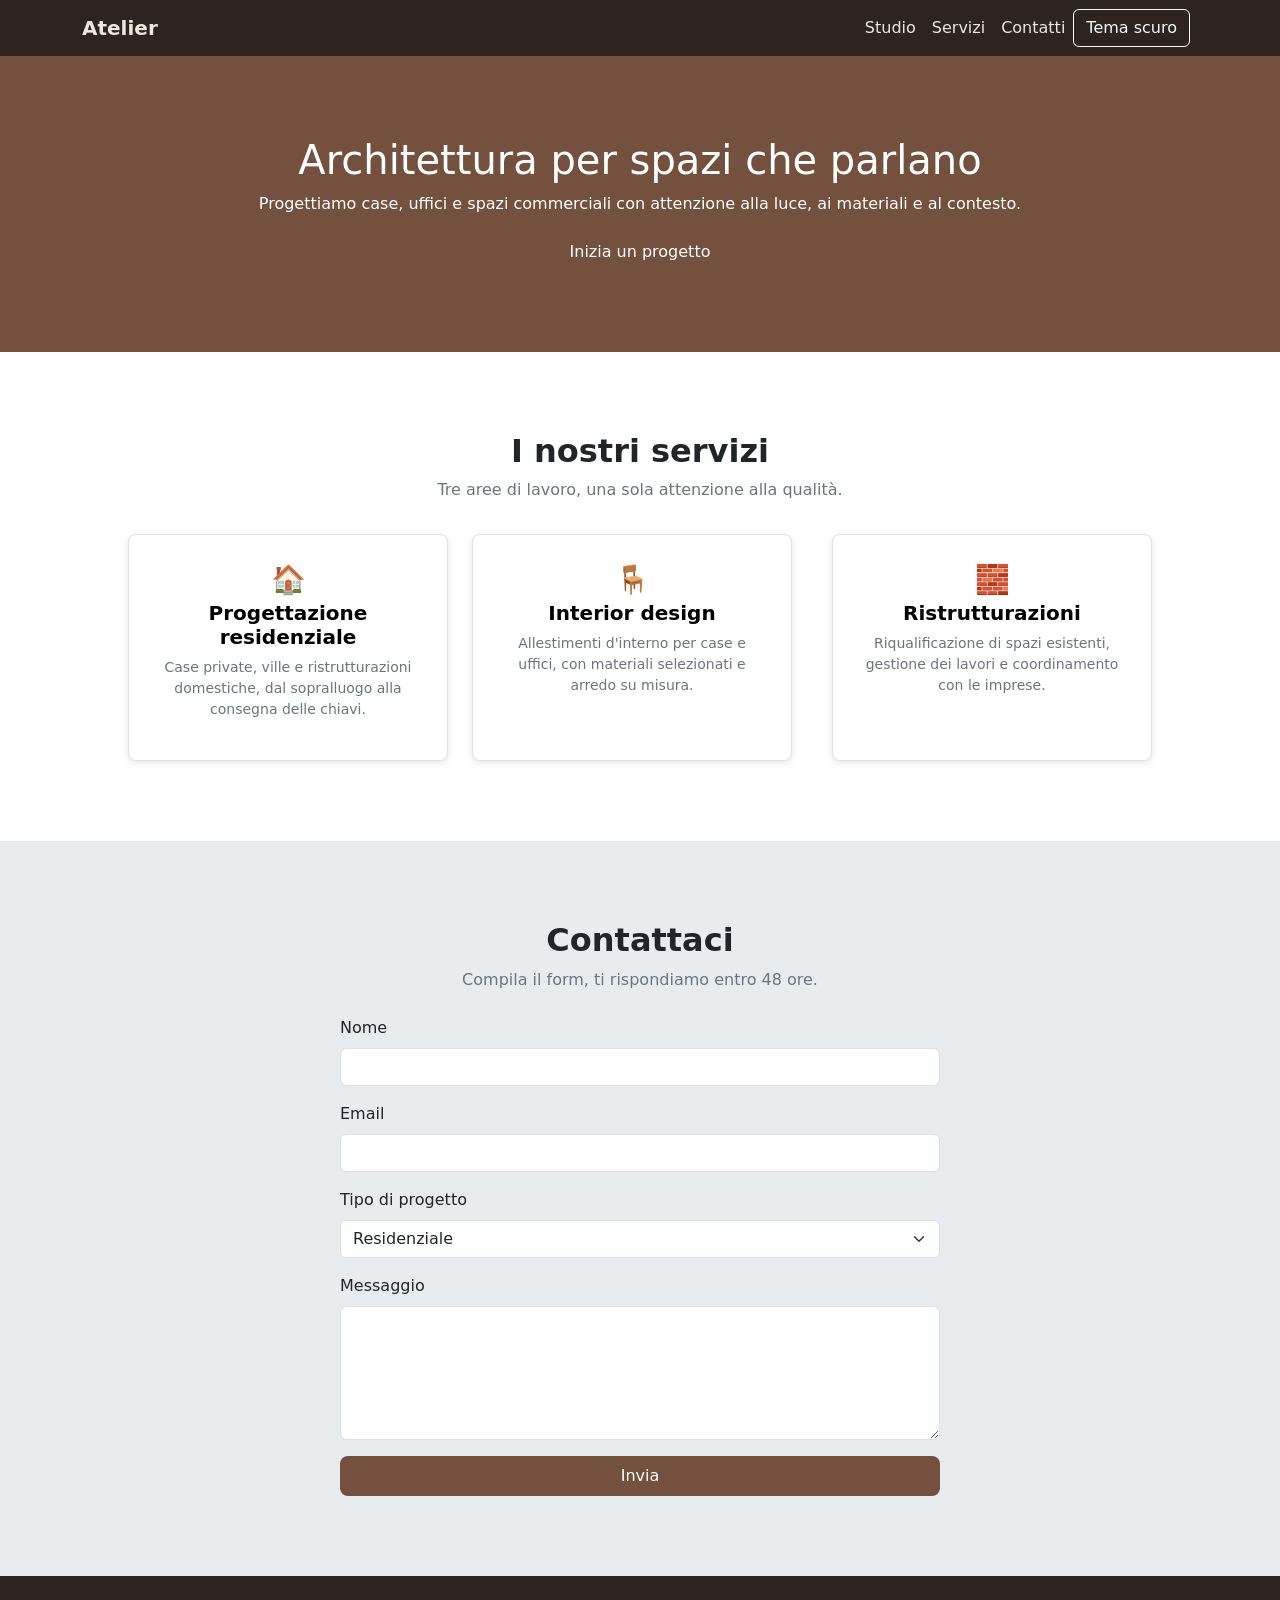
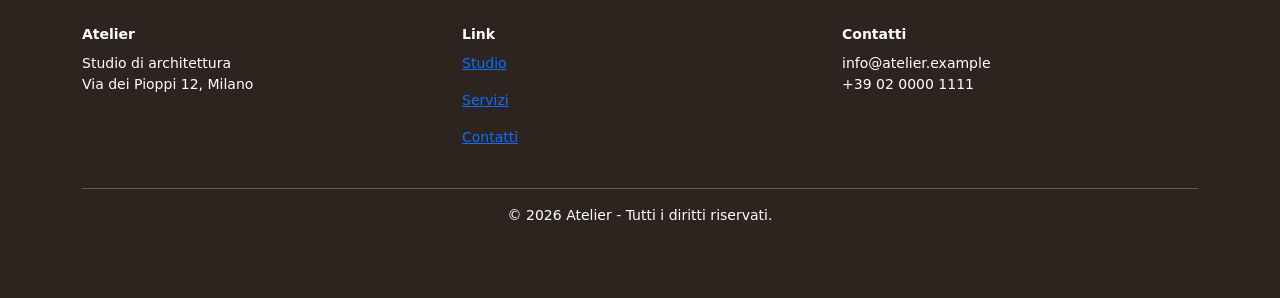
<file: index.html>
<!doctype html>
<html lang="it">
  <head>
    <meta charset="UTF-8" />
    <meta name="viewport" content="width=device-width, initial-scale=1.0" />
    <title>Atelier — Studio di architettura</title>
    <link
      rel="stylesheet"
      href="https://cdn.jsdelivr.net/npm/bootstrap@5.3.3/dist/css/bootstrap.min.css"
    />
    <link rel="icon" type="image/x-icon" href="assets/img/favicon casa.png" />
    <link rel="stylesheet" href="assets/css/style.css" />
  </head>
  <body>
    <header class="sticky-top">
      <!-- Navbar Bootstrap (navbar-expand-md, sticky in cima) -->
      <nav class="navbar navbar-expand-md">
        <div class="container">
          <a class="navbar-brand fw-bold" href="#studio">Atelier</a>
          <button
            id="toggle-tema"
            type="button"
            class="btn btn-outline-light ms-auto me-2 order-md-last"
          >
            Tema scuro
          </button>
          <button
            class="navbar-toggler"
            data-bs-toggle="collapse"
            data-bs-target="#nav-menu"
          >
            <span class="navbar-toggler-icon"></span>
          </button>
          <div class="collapse navbar-collapse" id="nav-menu">
            <ul class="navbar-nav ms-auto">
              <li class="nav-item">
                <a class="nav-link" href="#studio">Studio</a>
              </li>
              <li class="nav-item">
                <a class="nav-link" href="#servizi">Servizi</a>
              </li>
              <li class="nav-item">
                <a class="nav-link" href="#contatti">Contatti</a>
              </li>
            </ul>
          </div>
        </div>
      </nav>
    </header>

    <section id="studio" class="text-center">
      <!-- Hero: titolo grande, sottotitolo, CTA. Sfondo brand. min-height 80vh -->
      <div class="hero-content" id="heroContent">
        <h1>Architettura per spazi che parlano</h1>
        <p>
          Progettiamo case, uffici e spazi commerciali con attenzione alla luce,
          ai materiali e al contesto.
        </p>
        <button id="project-btn" class="p-2">Inizia un progetto</button>
      </div>
    </section>

    <section id="servizi">
      <!-- 3 card servizi affiancate da md in su -->
      <h2 class="fw-bold text-center">I nostri servizi</h2>
      <p class="text-center text-secondary">
        Tre aree di lavoro, una sola attenzione alla qualità.
      </p>
      <div class="services-container">
        <div class="services-card text-center col-12 col-md-3 ms-md-3 ms-lg-5">
          <span class="fs-3">🏠</span>
          <h3>Progettazione residenziale</h3>
          <p>
            Case private, ville e ristrutturazioni domestiche, dal sopralluogo
            alla consegna delle chiavi.
          </p>
        </div>

        <div class="services-card text-center col-12 col-md-3">
          <span class="fs-3">🪑</span>
          <h3>Interior design</h3>
          <p>
            Allestimenti d'interno per case e uffici, con materiali selezionati
            e arredo su misura.
          </p>
        </div>

        <div class="services-card text-center col-12 col-md-3 ms-md-3 me-lg-5">
          <span class="fs-3">🧱</span>
          <h3>Ristrutturazioni</h3>
          <p>
            Riqualificazione di spazi esistenti, gestione dei lavori e
            coordinamento con le imprese.
          </p>
        </div>
      </div>
    </section>

    <section id="contatti" class="bg-body-secondary">
      <!-- Form contatti Bootstrap, larghezza limitata e centrata -->
      <h2 class="text-center fw-bold">Contattaci</h2>
      <p class="text-center text-secondary">
        Compila il form, ti rispondiamo entro 48 ore.
      </p>
      <form
        method="get"
        action="grazie.html"
        class="mx-auto mt-4"
        style="max-width: 600px"
      >
        <div class="mb-3">
          <label for="nome" class="form-label">Nome</label>
          <input type="text" class="form-control" id="nome" required />
        </div>
        <div class="mb-3">
          <label for="email" class="form-label">Email</label>
          <input type="email" class="form-control" id="email" required />
        </div>
        <div class="mb-3">
          <label for="tipo-progetto" class="form-label">Tipo di progetto</label>
          <select class="form-select" id="tipo-progetto">
            <option value="residenziale">Residenziale</option>
            <option value="interior">Interior design</option>
            <option value="ristrutturazione">Ristrutturazione</option>
          </select>
        </div>
        <div class="mb-3">
          <label for="messaggio" class="form-label">Messaggio</label>
          <textarea class="form-control" id="messaggio" rows="5"></textarea>
        </div>
        <button type="submit" id="submit-btn" class="w-100">Invia</button>
      </form>
    </section>

    <footer class="py-5">
      <!-- 3 colonne: Atelier+indirizzo / Link / Contatti. Copyright in fondo -->
      <div class="container">
        <div class="row mb-4">
          <div class="col-12 col-md-4 mb-2 mb-md-0">
            <p class="fw-bold mb-2">Atelier</p>
            <p>
              Studio di architettura <br />
              Via dei Pioppi 12, Milano
            </p>
          </div>
          <div class="col-12 col-md-4 mb-2 mb-md-0">
            <p class="fw-bold mb-2">Link</p>
            <p><a href="#studio">Studio</a></p>
            <p><a href="#servizi">Servizi</a></p>
            <p><a href="#contatti">Contatti</a></p>
          </div>
          <div class="col-12 col-md-4">
            <p class="fw-bold mb-2">Contatti</p>
            <p>
              info@atelier.example <br />
              +39 02 0000 1111
            </p>
          </div>
        </div>
        <hr />
        <p class="text-center mb-4">
          © 2026 Atelier - Tutti i diritti riservati.
        </p>
      </div>
    </footer>

    <script src="https://cdn.jsdelivr.net/npm/bootstrap@5.3.3/dist/js/bootstrap.bundle.min.js"></script>
    <script src="assets/js/script.js"></script>
  </body>
</html>
</file>
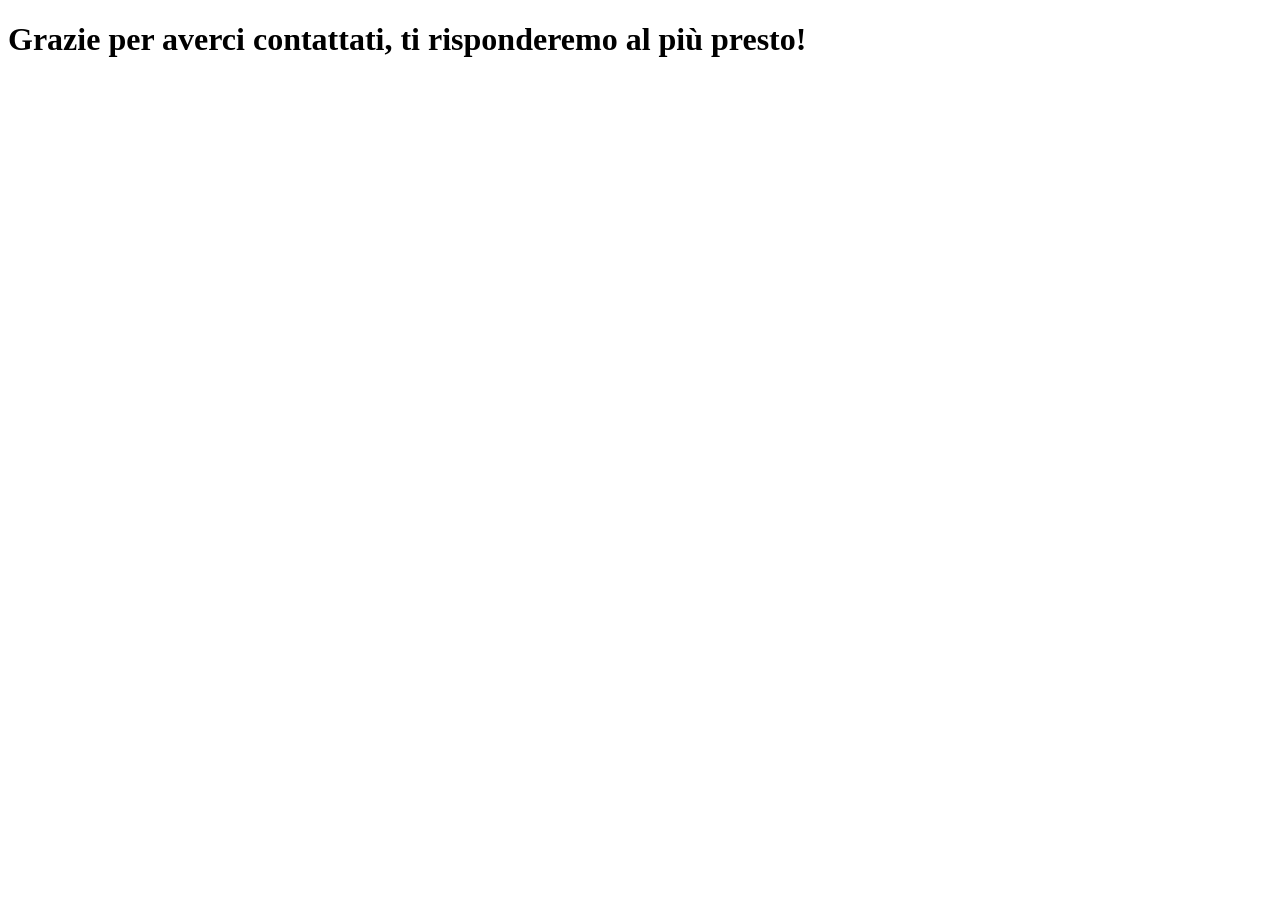
<file: grazie.html>
<!doctype html>
<html lang="it">
  <head>
    <meta charset="UTF-8" />
    <meta name="viewport" content="width=device-width, initial-scale=1.0" />
    <title>Grazie per averci contattati</title>
    <link rel="icon" type="image/x-icon" href="assets/img/favicon grazie.jpg" />
  </head>
  <body>
    <h1>Grazie per averci contattati, ti risponderemo al più presto!</h1>
  </body>
</html>
</file>
<file: assets/css/style.css>
body.dark {
  background-color: #1a1a1a;
  color: #f0f0f0;
}
body.dark .navbar,
body.dark footer {
  background-color: #0d0d0d;
}
body.dark #studio {
  background-color: #2c2c2c;
}
body.dark #servizi,
body.dark #contatti {
  background-color: #1a1a1a;
}
body.dark .text-secondary {
  color: #adb5bd !important;
}
body.dark .services-card {
  background-color: #2c2c2c;
  border-color: #444444;
}
body.dark .services-card h3 {
  color: #f0f0f0;
}
body.dark .services-card p {
  color: #adb5bd;
}
body.dark .form-label {
  color: #f0f0f0;
}
body.dark .form-control,
body.dark .form-select {
  background-color: #2c2c2c;
  color: #f0f0f0;
  border-color: #444444;
}
body.dark .form-control:focus,
body.dark .form-select:focus {
  background-color: #2c2c2c;
  color: #f0f0f0;
}
body.dark footer a {
  color: #adb5bd;
}
body.dark .btn-close {
  filter: invert(1);
}

.sticky-top {
  position: sticky;
  z-index: 1000;
}

#studio,
#servizi,
#contatti {
  padding: 80px;
}

.navbar,
footer {
  background-color: hsl(20, 20%, 15%);
}
.navbar .navbar-brand,
footer .navbar-brand {
  color: hsl(40, 30%, 90%);
}
.navbar .nav-link,
footer .nav-link {
  color: hsl(40, 30%, 90%);
}
.navbar .container,
.navbar .row,
footer .container,
footer .row {
  color: #ffffff;
}
.navbar .navbar-toggler,
footer .navbar-toggler {
  border-color: rgba(255, 255, 255, 0.5);
}
.navbar .navbar-toggler .navbar-toggler-icon,
footer .navbar-toggler .navbar-toggler-icon {
  background-image: url("data:image/svg+xml,%3csvg xmlns='http://www.w3.org/2000/svg' viewBox='0 0 30 30'%3e%3cpath stroke='rgba%28255%2C 255%2C 255%2C 0.75%29' stroke-linecap='round' stroke-miterlimit='10' stroke-width='2' d='M4 7h22M4 15h22M4 23h22'/%3e%3c/svg%3e");
}

#studio {
  background-color: hsl(20, 30%, 35%);
  color: #ffffff;
}

#project-btn {
  background-color: hsl(20, 30%, 35%);
  color: #ffffff;
  border: none;
  border-radius: 8px;
}
#project-btn:hover {
  background-color: hsl(20, 30%, 25%);
}

.services-container {
  display: flex;
  flex-wrap: wrap;
  align-items: stretch;
  gap: 24px;
  margin-top: 32px;
}

.services-card {
  background-color: #ffffff;
  border: 1px solid #dee2e6;
  border-radius: 8px;
  padding: 24px;
  box-shadow: 0 2px 6px rgba(0, 0, 0, 0.1);
}
.services-card h3 {
  color: black;
  font-weight: bold;
  font-size: 20px;
}
.services-card p {
  color: #6c757d;
  font-size: 14px;
}
.services-card {
  transition: transform 0.2s ease, box-shadow 0.2s ease;
}
.services-card:hover {
  transform: translateY(-10px);
}
.services-card {
  flex: 0 0 100%;
}
@media (min-width: 768px) {
  .services-card {
    flex: 1;
  }
}

#submit-btn {
  background-color: hsl(20, 30%, 35%);
  color: #ffffff;
  border: none;
  border-radius: 8px;
  padding: 8px 0;
}
#submit-btn:hover {
  background-color: hsl(20, 30%, 25%);
}

footer {
  color: rgb(210, 208, 208);
  font-size: 14px;
}

/*# sourceMappingURL=style.css.map */
</file>
